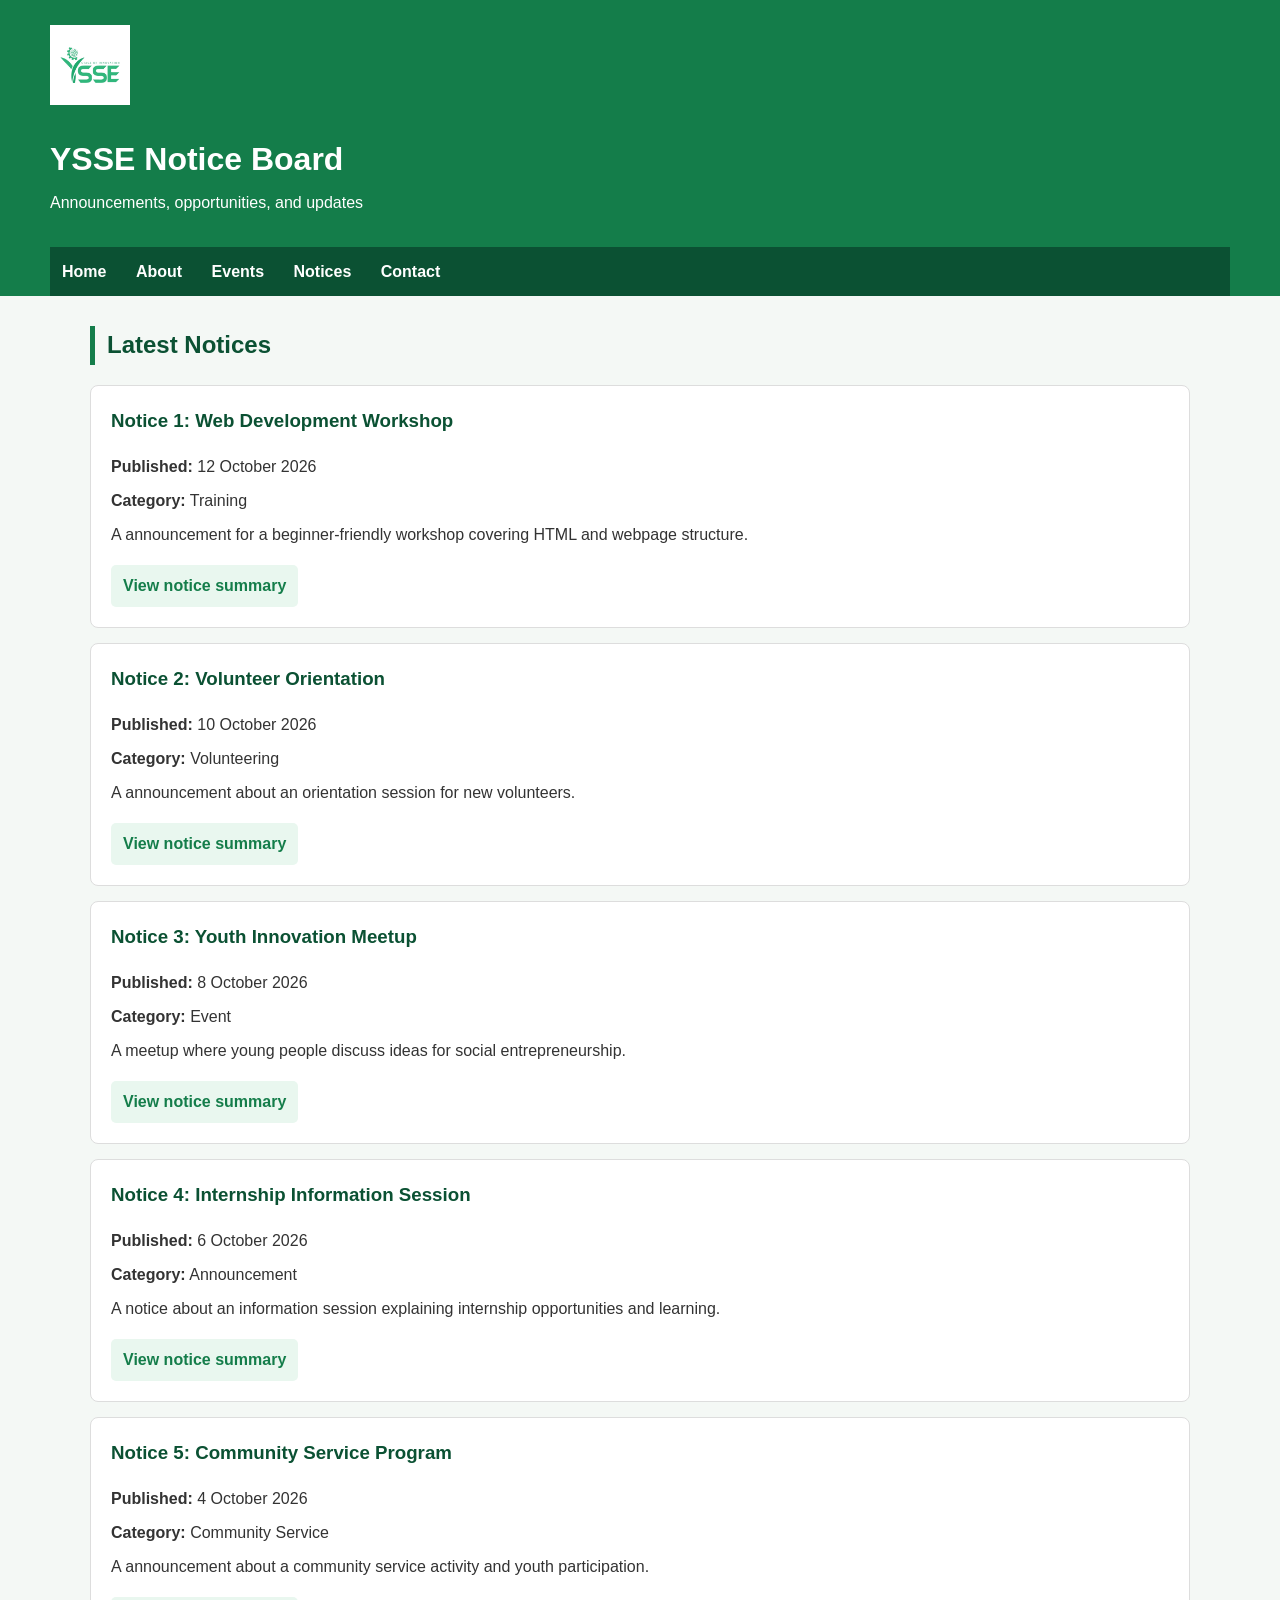
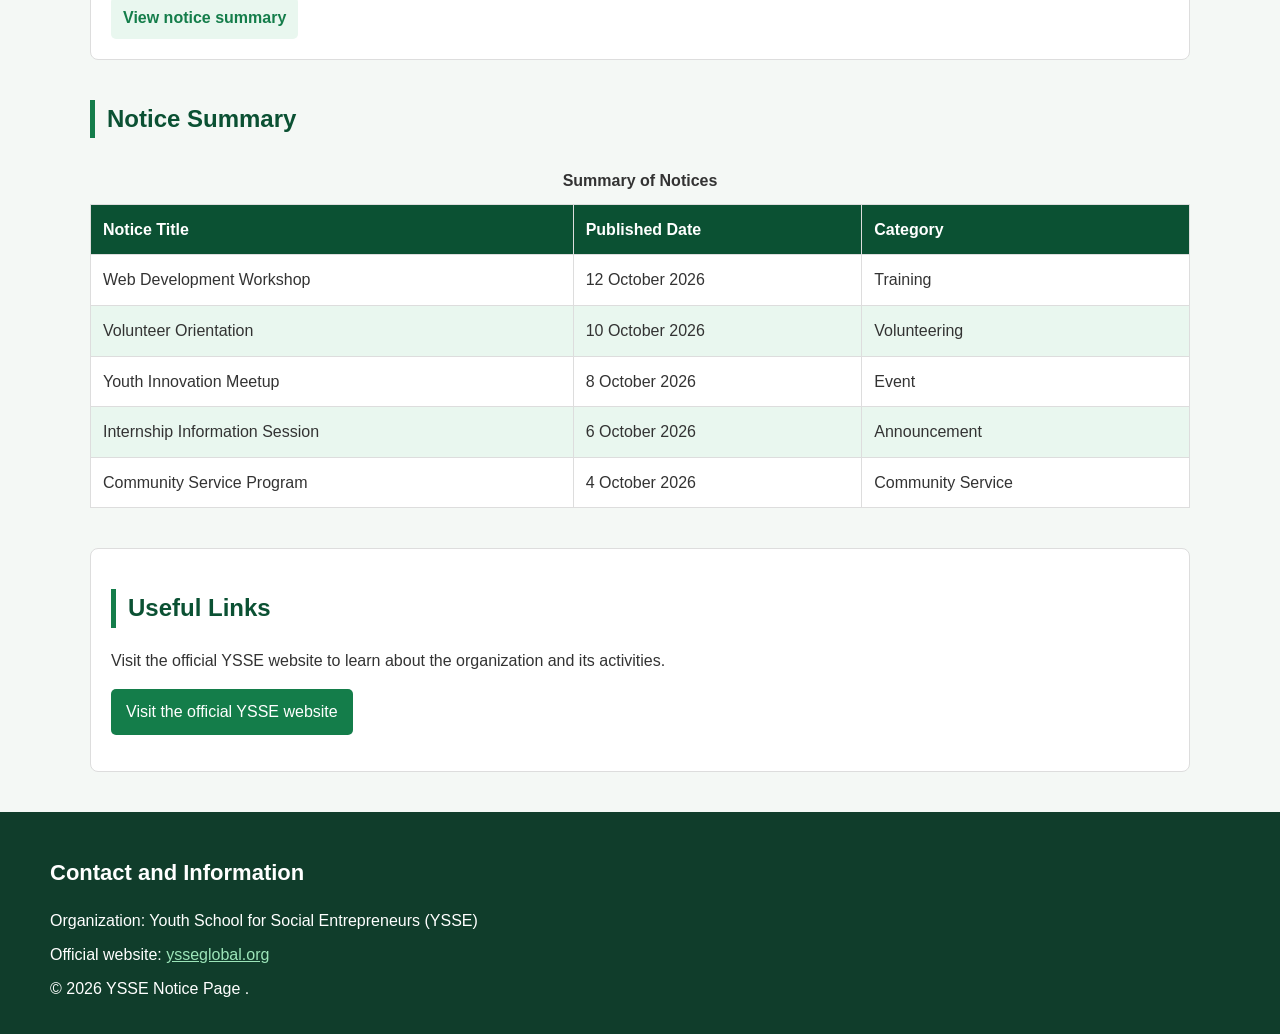
<file: index.html>
<!DOCTYPE html>
<html lang="en">
<head>
    <meta charset="UTF-8">
    <meta name="viewport" content="width=device-width, initial-scale=1.0">
    <meta name="description" content="Sample YSSE notice page for a Week 2 HTML assignment.">
    <link rel="stylesheet" href="style.css">
    <title>YSSE | Notice Board</title>
</head>
<body>

    <!-- Header -->
    <header>
        <img src="logo.png" alt="YSSE logo" width="500"  >
        <h1>YSSE Notice Board</h1>
        <p>Announcements, opportunities, and updates</p>

        <nav >
            <ul>
                <li><a href="home.html">Home</a></li>
                <li><a href="about.html">About</a></li>
                
                <li><a href="events.html">Events</a></li>
                <li><a href="index.html">Notices</a></li>
                <li><a href="contact.html">Contact</a></li>
            </ul>
        </nav>
    </header>

    <!-- Main Content -->
    <main>

        <!-- Notice Articles -->
        <section>
            <h2>Latest Notices</h2>

            <article >
                <h3>Notice 1: Web Development Workshop</h3>
                <p><strong>Published:</strong> 12 October 2026</p>
                <p><strong>Category:</strong> Training</p>
                <p>
                    A announcement for a beginner-friendly
                    workshop covering HTML and webpage structure.
                </p>
                <a href="#">View notice summary</a>
            </article>

            <article >
                <h3> Notice 2: Volunteer Orientation</h3>
                <p><strong>Published:</strong> 10 October 2026</p>
                <p><strong>Category:</strong> Volunteering</p>
                <p>
                    A announcement about an orientation
                    session for new volunteers.
                </p>
                <a href="#notice-table">View notice summary</a>
            </article>

            <article >
                <h3>Notice 3: Youth Innovation Meetup</h3>
                <p><strong>Published:</strong> 8 October 2026</p>
                <p><strong>Category:</strong> Event</p>
                <p>
                    A meetup where young people discuss
                    ideas for social entrepreneurship.
                </p>
                <a href="#notice-table">View notice summary</a>
            </article>

            <article >
                <h3>Notice 4: Internship Information Session</h3>
                <p><strong>Published:</strong> 6 October 2026</p>
                <p><strong>Category:</strong> Announcement</p>
                <p>
                    A notice about an information session
                    explaining internship opportunities and learning.
                </p>
                <a href="#notice-table">View notice summary</a>
            </article>

            <article >
                <h3>Notice 5: Community Service Program</h3>
                <p><strong>Published:</strong> 4 October 2026</p>
                <p><strong>Category:</strong> Community Service</p>
                <p>
                    A announcement about a community
                    service activity and youth participation.
                </p>
                <a href="#notice-table">View notice summary</a>
            </article>
        </section>

        <!-- Notice Summary Table -->

        <section >
            <h2>Notice Summary</h2>

            <table>
                <caption>Summary of  Notices</caption>
                <thead>
                    <tr>
                        <th scope="col">Notice Title</th>
                        <th scope="col">Published Date</th>
                        <th scope="col">Category</th>
                    </tr>
                </thead>
                <tbody>
                    <tr>
                        <td>Web Development Workshop</td>
                        <td>12 October 2026</td>
                        <td>Training</td>
                    </tr>
                    <tr>
                        <td>Volunteer Orientation</td>
                        <td>10 October 2026</td>
                        <td>Volunteering</td>
                    </tr>
                    <tr>
                        <td>Youth Innovation Meetup</td>
                        <td>8 October 2026</td>
                        <td>Event</td>
                    </tr>
                    <tr>
                        <td>Internship Information Session</td>
                        <td>6 October 2026</td>
                        <td>Announcement</td>
                    </tr>
                    <tr>
                        <td>Community Service Program</td>
                        <td>4 October 2026</td>
                        <td>Community Service</td>
                    </tr>
                </tbody>
            </table>
        </section>



        <!-- Useful Links -->
        <section >
            <h2>Useful Links</h2>
            <p>
                Visit the official YSSE website to learn about
                the organization and its activities.
            </p>
            <p>
                <a href="https://ysseglobal.org/">
                    Visit the official YSSE website
                </a>
            </p>
            

    </main>



    <!-- Footer -->
    <footer >
        <h2>Contact and Information</h2>
        <p>
            Organization: Youth School for Social Entrepreneurs (YSSE)
        </p>
        <p>
            Official website:
            <a href="https://ysseglobal.org/">ysseglobal.org</a>
        </p>
        <p>
            &copy; 2026 YSSE Notice Page .
        </p>
    </footer>

</body>
</html>
</file>
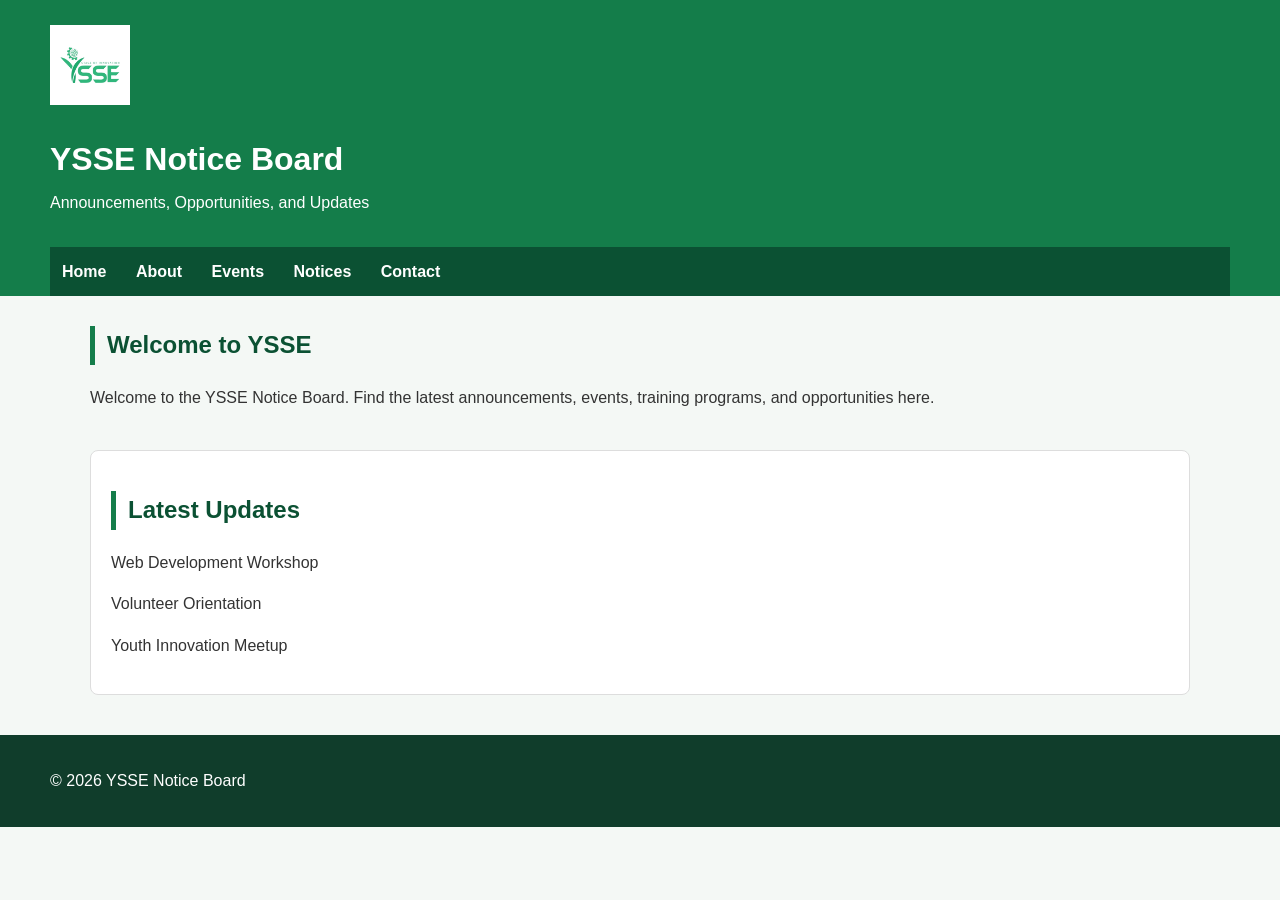
<file: about.html>
<!DOCTYPE html>
<html lang="en">
<head>
    <meta charset="UTF-8">
    <meta name="viewport" content="width=device-width, initial-scale=1.0">
    <title>YSSE | Home</title>
    <link rel="stylesheet" href="style.css">
</head>
<body>

    <header>
        <img src="logo.png" alt="YSSE Logo" width="80">
        <h1>YSSE Notice Board</h1>
        <p>Announcements, Opportunities, and Updates</p>

        <nav>
            <ul>
                <li><a href="home.html">Home</a></li>
                <li><a href="about.html">About</a></li>
                <li><a href="events.html">Events</a></li>
                <li><a href="index.html">Notices</a></li>
                <li><a href="contact.html">Contact</a></li>      
                  </ul>
        </nav>
    </header>

    <main>
        <section>
            <h2>Welcome to YSSE</h2>
            <p>
                Welcome to the YSSE Notice Board.
                Find the latest announcements, events,
                training programs, and opportunities here.
            </p>
        </section>

        <section>
            <h2>Latest Updates</h2>
            <p>Web Development Workshop</p>
            <p>Volunteer Orientation</p>
            <p>Youth Innovation Meetup</p>
        </section>
    </main>

    <footer>
        <p>&copy; 2026 YSSE Notice Board</p>
    </footer>

</body>
</html>
</file>
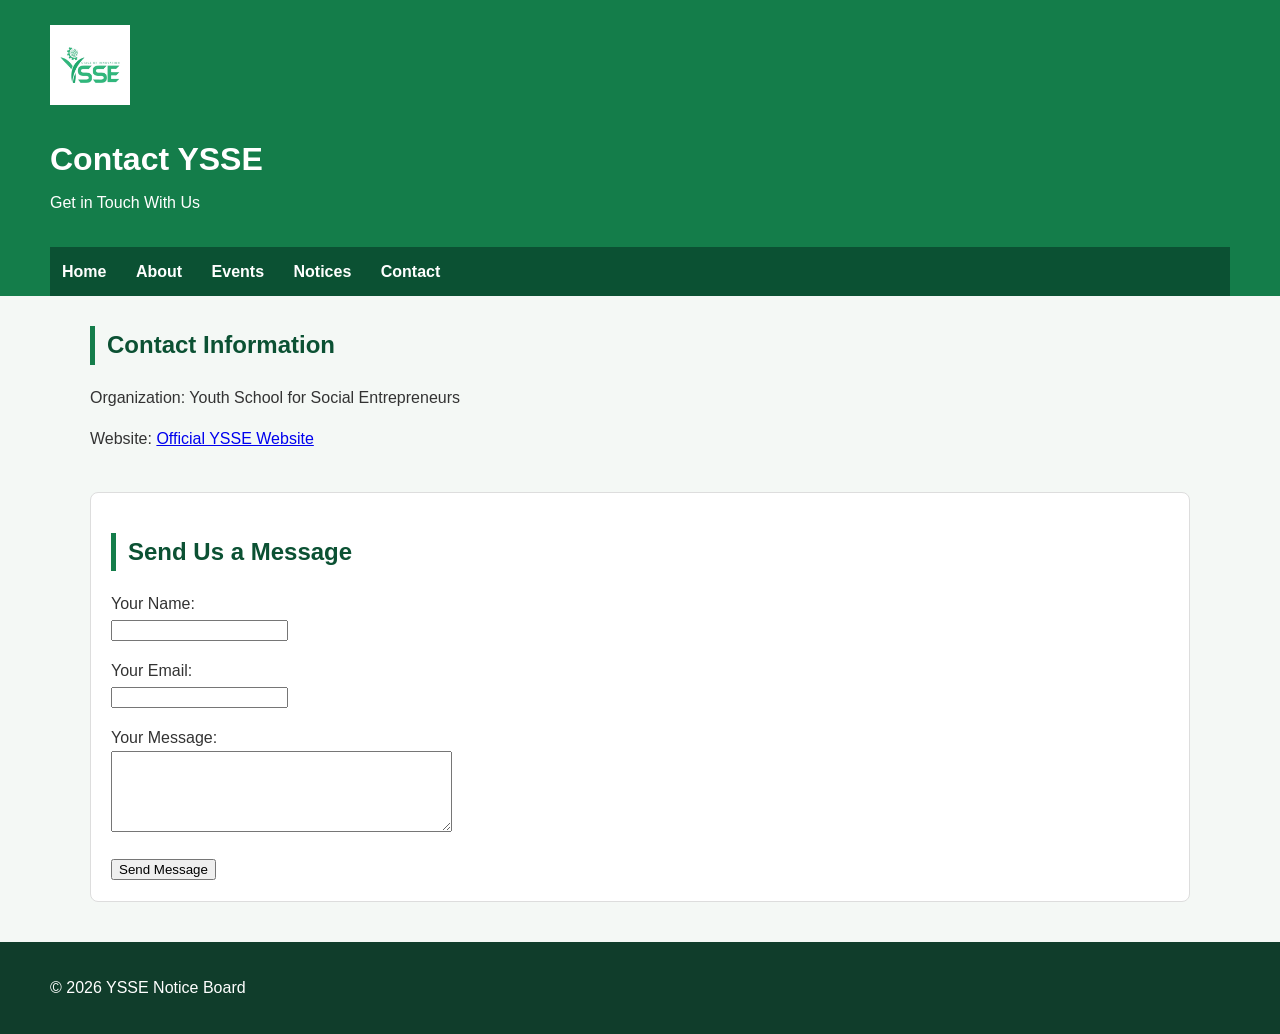
<file: contact.html>
<!DOCTYPE html>
<html lang="en">
<head>
    <meta charset="UTF-8">
    <meta name="viewport" content="width=device-width, initial-scale=1.0">
    <title>YSSE | Contact</title>
    <link rel="stylesheet" href="style.css">
</head>
<body>

    <header>
        <img src="logo.png" alt="YSSE Logo" width="80">
        <h1>Contact YSSE</h1>
        <p>Get in Touch With Us</p>

        <nav>
            <ul>
                <li><a href="home.html">Home</a></li>
                <li><a href="about.html">About</a></li>
                <li><a href="events.html">Events</a></li>
                <li><a href="index.html">Notices</a></li>
                <li><a href="contact.html">Contact</a></li>            </ul>
        </nav>
    </header>

    <main>
        <section>
            <h2>Contact Information</h2>
            <p>Organization: Youth School for Social Entrepreneurs</p>
            <p>Website:
                <a href="https://ysseglobal.org/">
                    Official YSSE Website
                </a>
            </p>
        </section>

        <section>
            <h2>Send Us a Message</h2>

            <form>
                <p>
                    <label for="name">Your Name:</label><br>
                    <input type="text" id="name" name="name">
                </p>

                <p>
                    <label for="email">Your Email:</label><br>
                    <input type="email" id="email" name="email">
                </p>

                <p>
                    <label for="message">Your Message:</label><br>
                    <textarea id="message" name="message"
                        rows="5" cols="40"></textarea>
                </p>

                <button type="submit">Send Message</button>
            </form>
        </section>
    </main>

    <footer>
        <p>&copy; 2026 YSSE Notice Board</p>
    </footer>

</body>
</html>
</file>
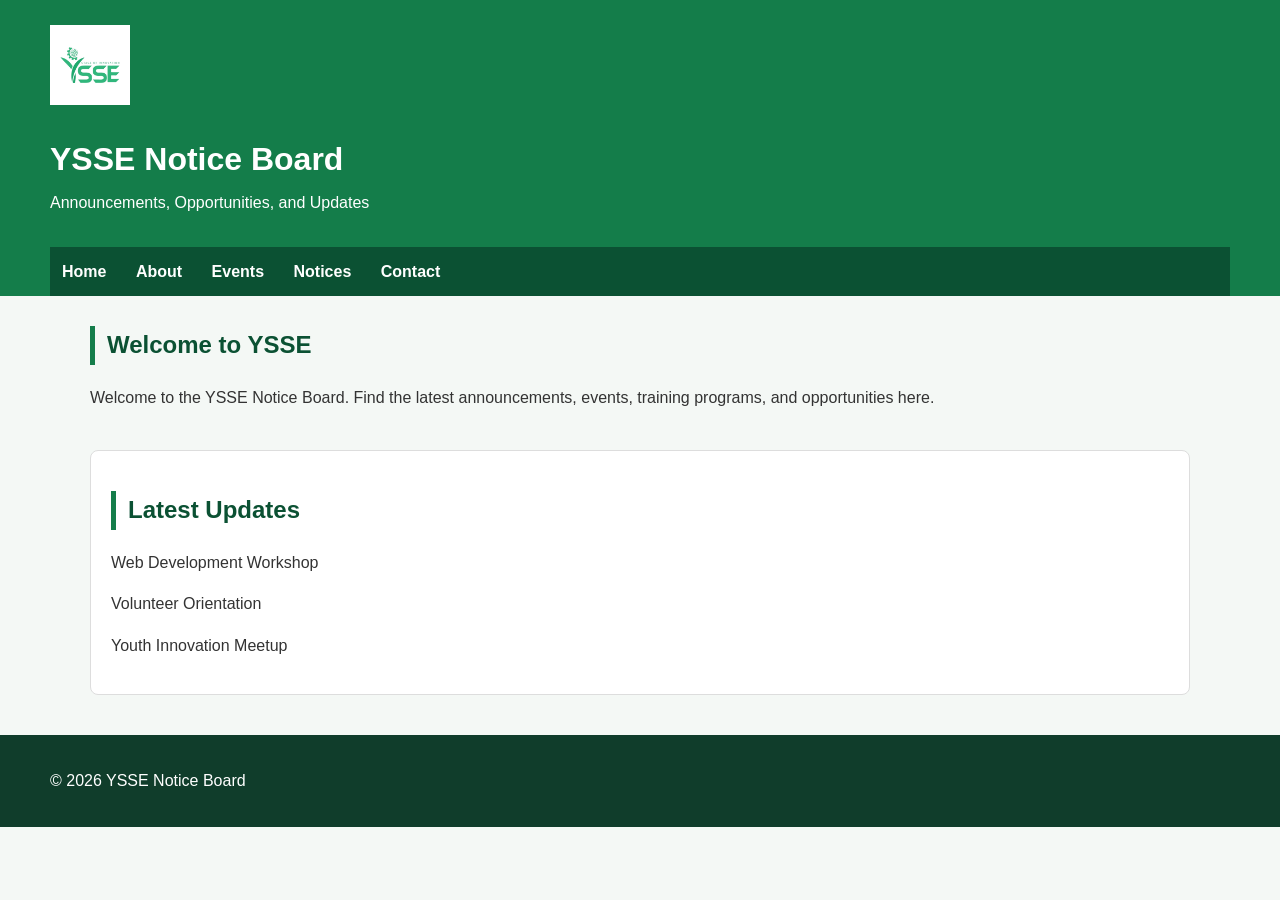
<file: home.html>
<!DOCTYPE html>
<html lang="en">
<head>
    <meta charset="UTF-8">
    <meta name="viewport" content="width=device-width, initial-scale=1.0">
    <title>YSSE | Home</title>
    <link rel="stylesheet" href="style.css">
</head>
<body>

    <header>
        <img src="logo.png" alt="YSSE Logo" width="80">
        <h1>YSSE Notice Board</h1>
        <p>Announcements, Opportunities, and Updates</p>

        <nav>
            <ul>
                <li><a href="home.html">Home</a></li>
                <li><a href="about.html">About</a></li>
                <li><a href="events.html">Events</a></li>
                <li><a href="index.html">Notices</a></li>
                <li><a href="contact.html">Contact</a></li>
            </ul>
        </nav>
    </header>

    <main>
        <section>
            <h2>Welcome to YSSE</h2>
            <p>
                Welcome to the YSSE Notice Board.
                Find the latest announcements, events,
                training programs, and opportunities here.
            </p>
        </section>

        <section>
            <h2>Latest Updates</h2>
            <p>Web Development Workshop</p>
            <p>Volunteer Orientation</p>
            <p>Youth Innovation Meetup</p>
        </section>
    </main>

    <footer>
        <p>&copy; 2026 YSSE Notice Board</p>
    </footer>

</body>
</html>
</file>
<file: style.css>
/* Basic CSS for YSSE Notice Board */

* {
    box-sizing: border-box;
}

body {
    margin: 0;
    font-family: Arial, sans-serif;
    color: #333333;
    background-color: #f4f8f5;
    line-height: 1.6;
}

/* Header */
header {
    background-color: #147d4a;
    color: white;
    padding: 25px 50px 0;
}

header img {
    width: 80px;
    height: 80px;
    background-color: white;
    padding: 5px;
}

header h1 {
    margin-bottom: 5px;
    font-size: 32px;
}

header p {
    margin-top: 5px;
    padding-bottom: 15px;
}

/* Navigation Menu */
nav {
    background-color: #0b5133;
    padding: 12px;
}

nav ul {
    list-style: none;
    margin: 0;
    padding: 0;
}

nav li {
    display: inline-block;
    margin-right: 25px;
}

nav a {
    color: white;
    text-decoration: none;
    font-weight: bold;
}

nav a:hover {
    text-decoration: underline;
}

/* Main Content */
main {
    width: 1100px;
    margin: 30px auto;
}

section {
    margin-bottom: 40px;
}

section h2 {
    color: #0b5133;
    border-left: 5px solid #147d4a;
    padding-left: 12px;
}

/* Notice Articles */
article {
    background-color: white;
    border: 1px solid #dddddd;
    padding: 20px;
    margin-bottom: 15px;
    border-radius: 8px;
}

article h3 {
    color: #0b5133;
    margin-top: 0;
}

article p {
    margin: 8px 0;
}

article a {
    display: inline-block;
    background-color: #e9f7ef;
    color: #147d4a;
    text-decoration: none;
    padding: 8px 12px;
    margin-top: 10px;
    border-radius: 5px;
    font-weight: bold;
}

article a:hover {
    background-color: #147d4a;
    color: white;
}

/* Notice Summary Table */
table {
    width: 100%;
    border-collapse: collapse;
    background-color: white;
}

caption {
    padding: 10px;
    font-weight: bold;
}

th {
    background-color: #0b5133;
    color: white;
}

th, td {
    border: 1px solid #dddddd;
    padding: 12px;
    text-align: left;
}

tbody tr:nth-child(even) {
    background-color: #e9f7ef;
}

/* Useful Links */
main section:last-of-type {
    background-color: white;
    border: 1px solid #dddddd;
    padding: 20px;
    border-radius: 8px;
}

main section:last-of-type a {
    display: inline-block;
    background-color: #147d4a;
    color: white;
    text-decoration: none;
    padding: 10px 15px;
    border-radius: 5px;
}

/* Footer */
footer {
    background-color: #103d2b;
    color: white;
    padding: 25px 50px;
}

footer h2 {
    font-size: 22px;
}

footer a {
    color: #9ce5b9;
}

footer p {
    margin: 8px 0;
}
</file>
